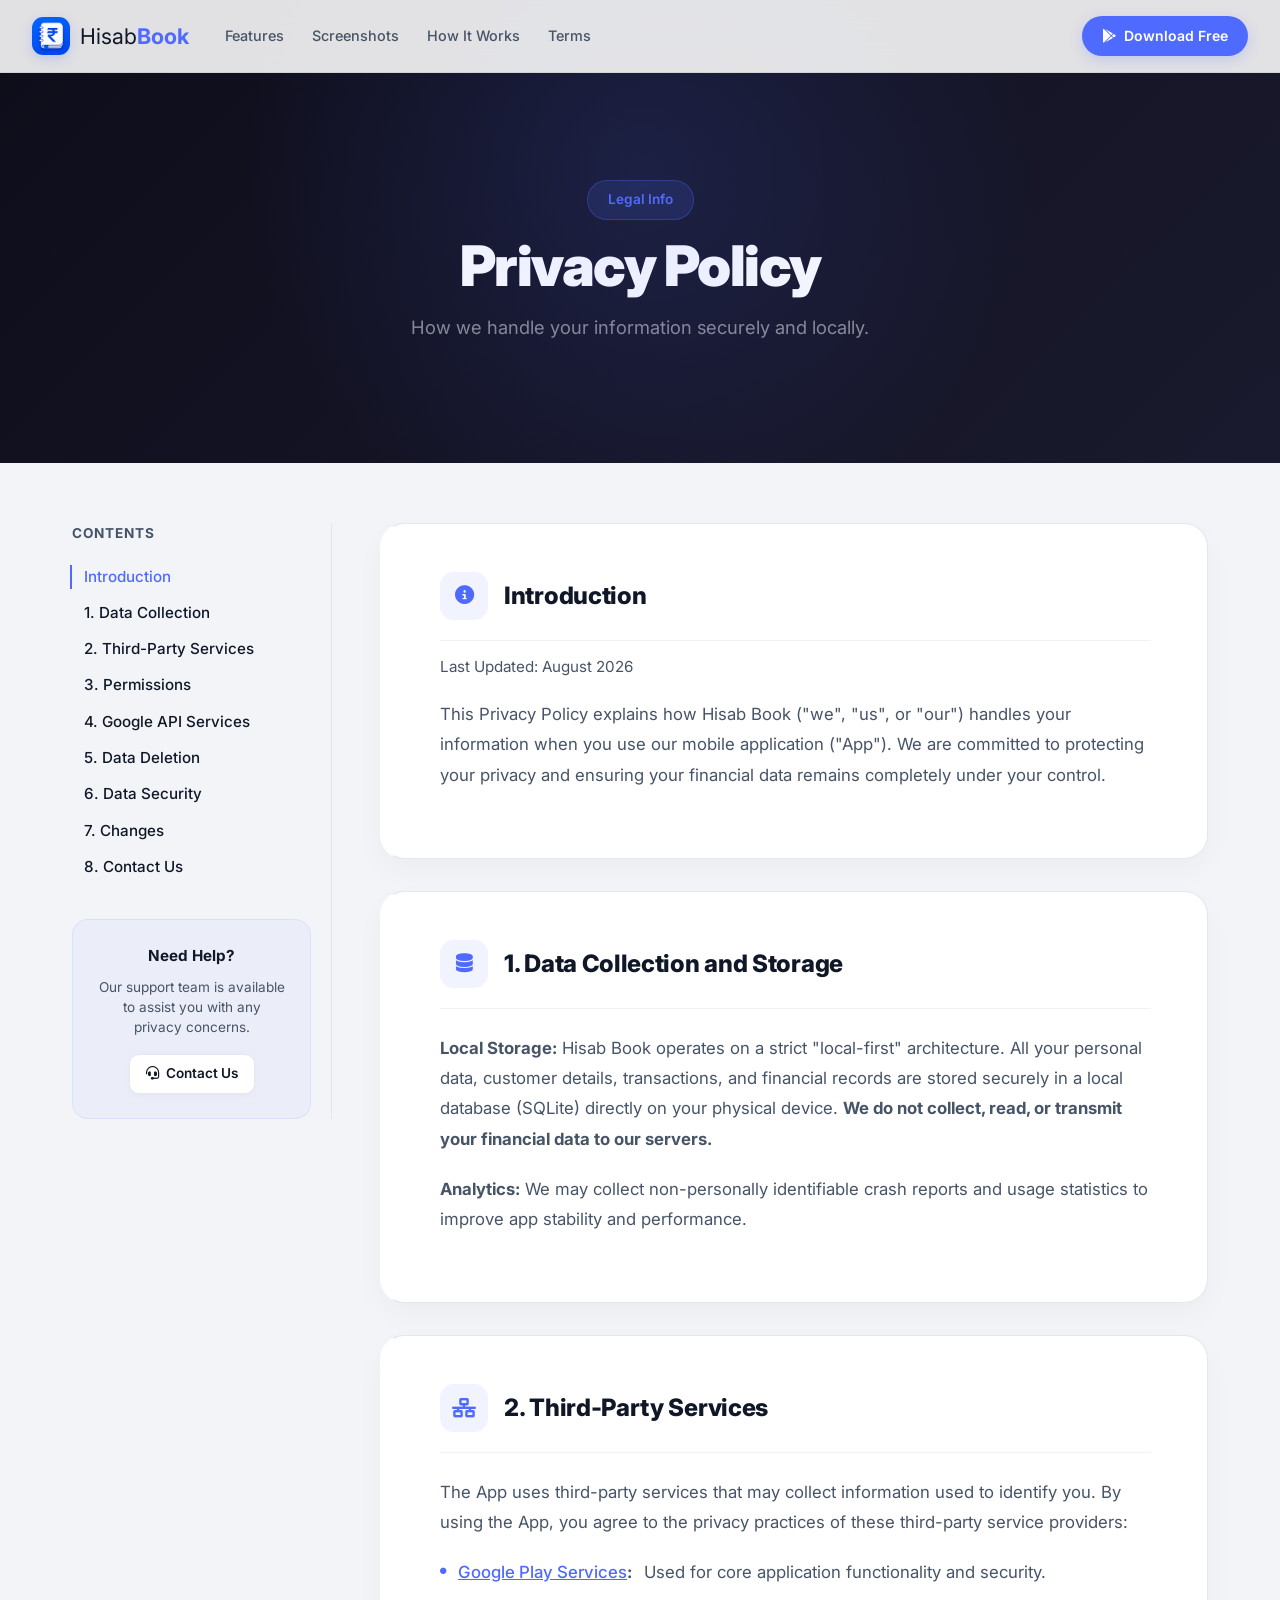
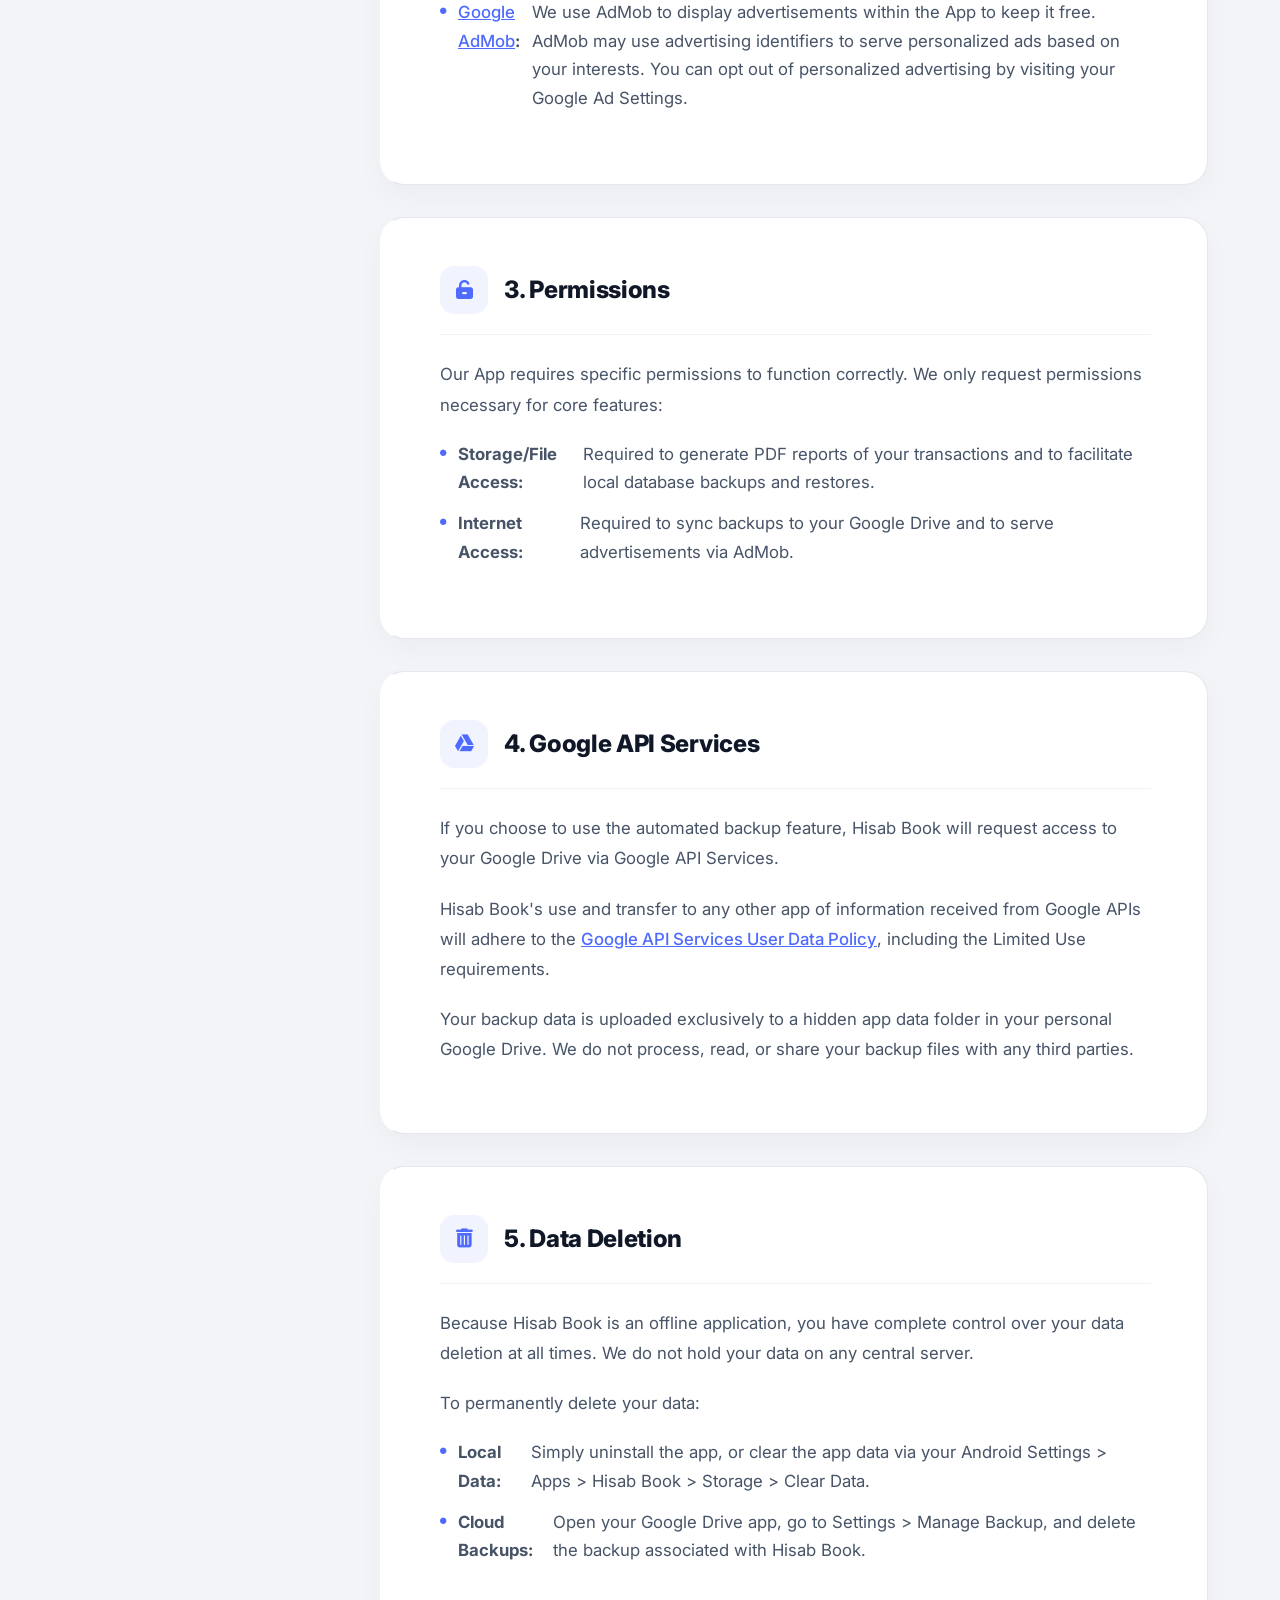
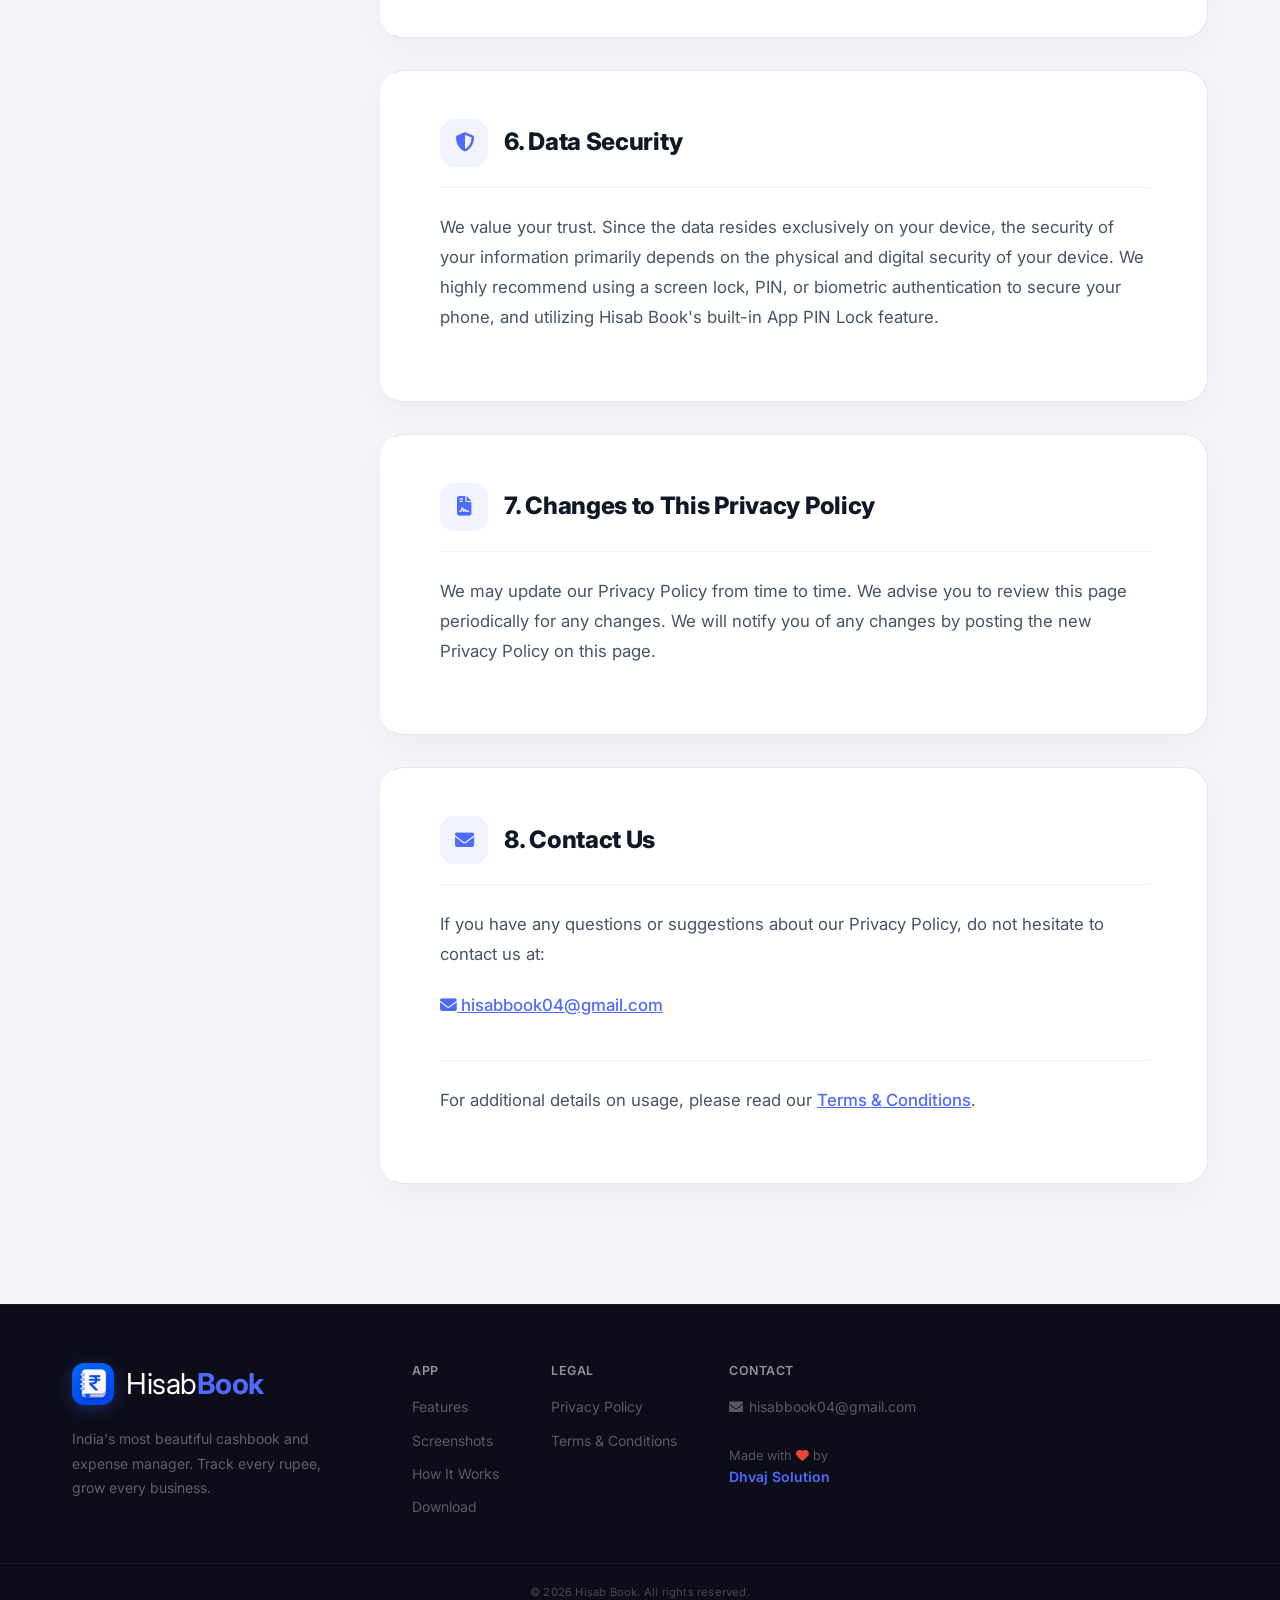
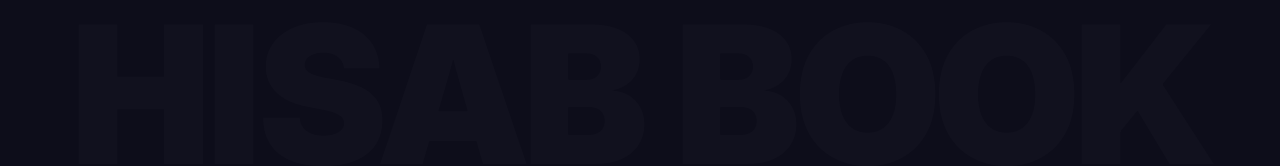
<file: privacy-policy.html>
<!DOCTYPE html>
<html lang="en">
<head>
    <meta charset="UTF-8">
    <meta name="viewport" content="width=device-width, initial-scale=1.0">
    <title>Privacy Policy - Hisab Book</title>
    <meta name="description" content="Privacy Policy for Hisab Book app." />
    <link href="https://fonts.googleapis.com/css2?family=Inter:wght@300;400;500;600;700;800;900&display=swap" rel="stylesheet" />
    <link rel="stylesheet" href="https://cdnjs.cloudflare.com/ajax/libs/font-awesome/6.5.0/css/all.min.css" />
    <link rel="icon" type="image/png" href="icon.png" />
    <link rel="stylesheet" href="style.css">
</head>
<body>

<!-- ═══════════ NAVBAR ═══════════ -->
<nav id="navbar">
  <div class="nav-inner">
    <a class="logo" href="index.html">
      <img src="icon.png" class="logo-img" alt="Hisab Book" />
      <span>Hisab<strong>Book</strong></span>
    </a>
    <ul class="nav-links">
      <li><a href="index.html#features">Features</a></li>
      <li><a href="index.html#screens">Screenshots</a></li>
      <li><a href="index.html#how-it-works">How It Works</a></li>
      <li><a href="terms.html">Terms</a></li>
    </ul>
    <a class="nav-cta" href="https://play.google.com/store/apps/details?id=com.dhvaj.hisabbook" target="_blank"><i class="fab fa-google-play"></i> Download Free</a>
    <button class="hamburger" id="hamburger"><i class="fas fa-bars"></i></button>
  </div>
  <div class="mobile-menu" id="mobileMenu">
    <a href="index.html#features" onclick="closeMobile()">Features</a>
    <a href="index.html#screens" onclick="closeMobile()">Screenshots</a>
    <a href="index.html#how-it-works" onclick="closeMobile()">How It Works</a>
    <a href="terms.html" onclick="closeMobile()">Terms</a>
    <a href="https://play.google.com/store/apps/details?id=com.dhvaj.hisabbook" target="_blank" class="mob-cta" onclick="closeMobile()"><i class="fab fa-google-play"></i> Download Free</a>
  </div>
</nav>

<!-- ═══════════ PAGE HEADER ═══════════ -->
<header class="page-header">
  <div class="ph-tag">Legal Info</div>
  <h1>Privacy Policy</h1>
  <p>How we handle your information securely and locally.</p>
</header>

<!-- ═══════════ POLICY CONTENT ═══════════ -->
<div class="policy-wrap">
  <div class="doc-grid">
    <aside class="doc-sidebar">
      <h3>Contents</h3>
      <nav class="doc-nav">
        <a href="#intro" class="active">Introduction</a>
        <a href="#data">1. Data Collection</a>
        <a href="#third-party">2. Third-Party Services</a>
        <a href="#permissions">3. Permissions</a>
        <a href="#google-api">4. Google API Services</a>
        <a href="#deletion">5. Data Deletion</a>
        <a href="#security">6. Data Security</a>
        <a href="#changes">7. Changes</a>
        <a href="#contact">8. Contact Us</a>
      </nav>
      <div class="doc-support-card">
        <h4>Need Help?</h4>
        <p>Our support team is available to assist you with any privacy concerns.</p>
        <a href="mailto:hisabbook04@gmail.com" class="doc-support-btn"><i class="fas fa-headset"></i> Contact Us</a>
      </div>
    </aside>

    <div class="doc-content">
      <div class="doc-card" id="intro">
        <div class="doc-card-header">
          <div class="doc-card-icon"><i class="fas fa-info-circle"></i></div>
          <h2>Introduction</h2>
        </div>
        <span class="last-updated" style="display:block; margin-top:-10px; margin-bottom:20px; color:var(--sub); font-size:0.95rem;">Last Updated: August 2026</span>
        <p>This Privacy Policy explains how Hisab Book ("we", "us", or "our") handles your information when you use our mobile application ("App"). We are committed to protecting your privacy and ensuring your financial data remains completely under your control.</p>
      </div>

      <div class="doc-card" id="data">
        <div class="doc-card-header">
          <div class="doc-card-icon"><i class="fas fa-database"></i></div>
          <h2>1. Data Collection and Storage</h2>
        </div>
        <p><strong>Local Storage:</strong> Hisab Book operates on a strict "local-first" architecture. All your personal data, customer details, transactions, and financial records are stored securely in a local database (SQLite) directly on your physical device. <strong>We do not collect, read, or transmit your financial data to our servers.</strong></p>
        <p><strong>Analytics:</strong> We may collect non-personally identifiable crash reports and usage statistics to improve app stability and performance.</p>
      </div>

      <div class="doc-card" id="third-party">
        <div class="doc-card-header">
          <div class="doc-card-icon"><i class="fas fa-network-wired"></i></div>
          <h2>2. Third-Party Services</h2>
        </div>
        <p>The App uses third-party services that may collect information used to identify you. By using the App, you agree to the privacy practices of these third-party service providers:</p>
        <ul>
            <li><strong><a href="https://policies.google.com/privacy" target="_blank">Google Play Services</a>:</strong> Used for core application functionality and security.</li>
            <li><strong><a href="https://support.google.com/admob/answer/6128543" target="_blank">Google AdMob</a>:</strong> We use AdMob to display advertisements within the App to keep it free. AdMob may use advertising identifiers to serve personalized ads based on your interests. You can opt out of personalized advertising by visiting your Google Ad Settings.</li>
        </ul>
      </div>

      <div class="doc-card" id="permissions">
        <div class="doc-card-header">
          <div class="doc-card-icon"><i class="fas fa-unlock-keyhole"></i></div>
          <h2>3. Permissions</h2>
        </div>
        <p>Our App requires specific permissions to function correctly. We only request permissions necessary for core features:</p>
        <ul>
            <li><strong>Storage/File Access:</strong> Required to generate PDF reports of your transactions and to facilitate local database backups and restores.</li>
            <li><strong>Internet Access:</strong> Required to sync backups to your Google Drive and to serve advertisements via AdMob.</li>
        </ul>
      </div>

      <div class="doc-card" id="google-api">
        <div class="doc-card-header">
          <div class="doc-card-icon"><i class="fab fa-google-drive"></i></div>
          <h2>4. Google API Services</h2>
        </div>
        <p>If you choose to use the automated backup feature, Hisab Book will request access to your Google Drive via Google API Services.</p>
        <p>Hisab Book's use and transfer to any other app of information received from Google APIs will adhere to the <strong><a href="https://developers.google.com/terms/api-services-user-data-policy" target="_blank">Google API Services User Data Policy</a></strong>, including the Limited Use requirements.</p>
        <p>Your backup data is uploaded exclusively to a hidden app data folder in your personal Google Drive. We do not process, read, or share your backup files with any third parties.</p>
      </div>

      <div class="doc-card" id="deletion">
        <div class="doc-card-header">
          <div class="doc-card-icon"><i class="fas fa-trash-can"></i></div>
          <h2>5. Data Deletion</h2>
        </div>
        <p>Because Hisab Book is an offline application, you have complete control over your data deletion at all times. We do not hold your data on any central server.</p>
        <p>To permanently delete your data:</p>
        <ul>
            <li><strong>Local Data:</strong> Simply uninstall the app, or clear the app data via your Android Settings > Apps > Hisab Book > Storage > Clear Data.</li>
            <li><strong>Cloud Backups:</strong> Open your Google Drive app, go to Settings > Manage Backup, and delete the backup associated with Hisab Book.</li>
        </ul>
      </div>

      <div class="doc-card" id="security">
        <div class="doc-card-header">
          <div class="doc-card-icon"><i class="fas fa-shield-halved"></i></div>
          <h2>6. Data Security</h2>
        </div>
        <p>We value your trust. Since the data resides exclusively on your device, the security of your information primarily depends on the physical and digital security of your device. We highly recommend using a screen lock, PIN, or biometric authentication to secure your phone, and utilizing Hisab Book's built-in App PIN Lock feature.</p>
      </div>

      <div class="doc-card" id="changes">
        <div class="doc-card-header">
          <div class="doc-card-icon"><i class="fas fa-file-contract"></i></div>
          <h2>7. Changes to This Privacy Policy</h2>
        </div>
        <p>We may update our Privacy Policy from time to time. We advise you to review this page periodically for any changes. We will notify you of any changes by posting the new Privacy Policy on this page.</p>
      </div>

      <div class="doc-card" id="contact">
        <div class="doc-card-header">
          <div class="doc-card-icon"><i class="fas fa-envelope"></i></div>
          <h2>8. Contact Us</h2>
        </div>
        <p>If you have any questions or suggestions about our Privacy Policy, do not hesitate to contact us at:</p>
        <p><a href="mailto:hisabbook04@gmail.com"><i class="fas fa-envelope"></i> hisabbook04@gmail.com</a></p>
        
        <p style="margin-top: 40px; padding-top:24px; border-top:1px solid rgba(0,0,0,.05);">
            For additional details on usage, please read our <a href="terms.html">Terms & Conditions</a>.
        </p>
      </div>
    </div>
  </div>
</div>

<!-- ═══════════ FOOTER ═══════════ -->
<footer class="footer">
  <div class="footer-inner">
    <div class="footer-brand">
      <a href="index.html" class="logo" style="display:inline-flex; align-items:center; margin-bottom:20px; color:#fff; font-size:1.8rem; letter-spacing:-0.5px; gap:12px;">
        <img src="icon.png" class="logo-img" alt="Hisab Book" style="width:42px; height:42px; border-radius:12px; box-shadow:0 4px 16px rgba(79,107,255,0.3);" />
        <span>Hisab<strong>Book</strong></span>
      </a>
      <p>India's most beautiful cashbook and expense manager. Track every rupee, grow every business.</p>
    </div>
    <div class="footer-cols">
      <div class="footer-col">
        <h4>App</h4>
        <a href="index.html#features">Features</a>
        <a href="index.html#screens">Screenshots</a>
        <a href="index.html#how-it-works">How It Works</a>
        <a href="https://play.google.com/store/apps/details?id=com.dhvaj.hisabbook" target="_blank">Download</a>
      </div>
      <div class="footer-col">
        <h4>Legal</h4>
        <a href="privacy-policy.html">Privacy Policy</a>
        <a href="terms.html">Terms & Conditions</a>
      </div>
      <div class="footer-col">
        <h4>Contact</h4>
        <a href="mailto:hisabbook04@gmail.com"><i class="fas fa-envelope"></i> hisabbook04@gmail.com</a>
        <div style="margin-top:16px; color:rgba(255,255,255,.3); font-size:0.8rem;">
          Made with <i class="fas fa-heart" style="color:#F04438"></i> by<br />
          <a href="https://dhvajsolution.com" target="_blank" style="color:var(--blue); font-weight:600;">Dhvaj Solution</a>
        </div>
      </div>
    </div>
  </div>
  <div class="footer-btm">&copy; 2026 Hisab Book. All rights reserved.</div>
  <div class="footer-huge-text">HISAB BOOK</div>
</footer>

<script src="script.js"></script>
</body>
</html>
</file>
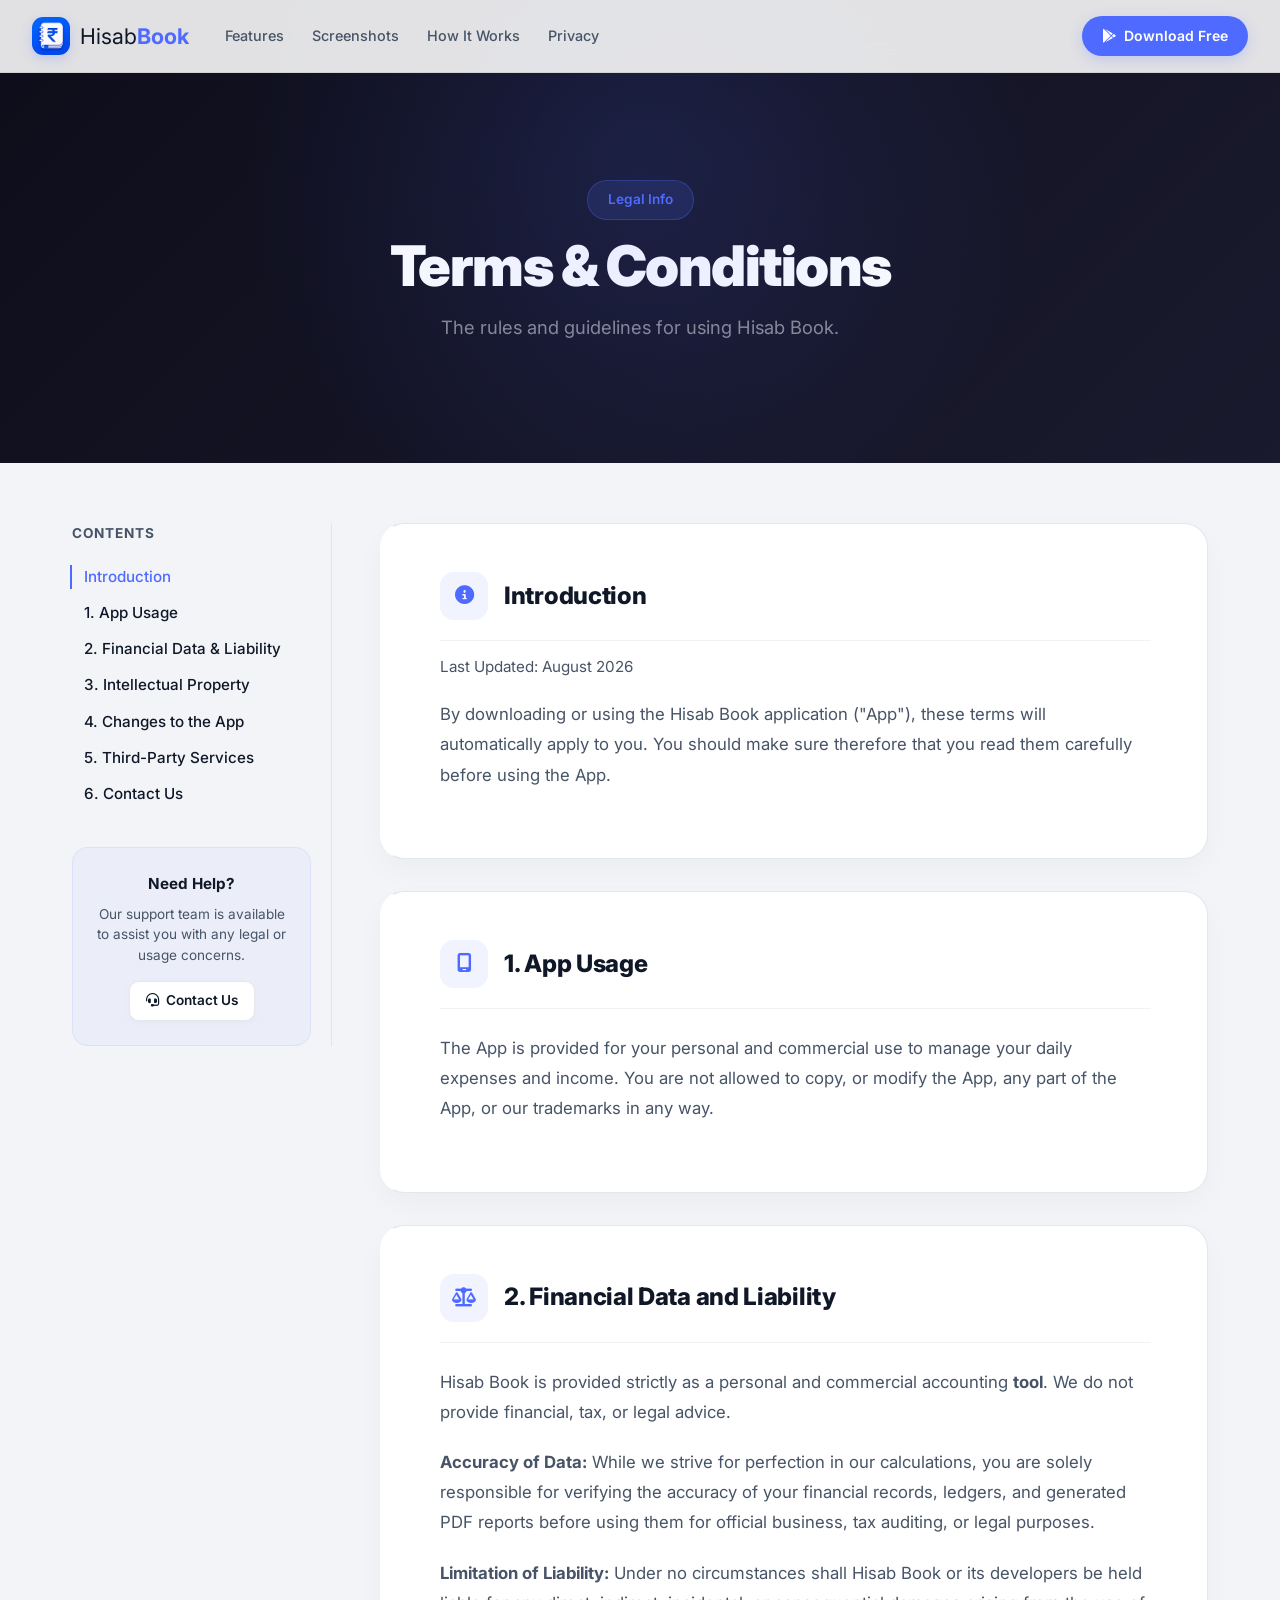
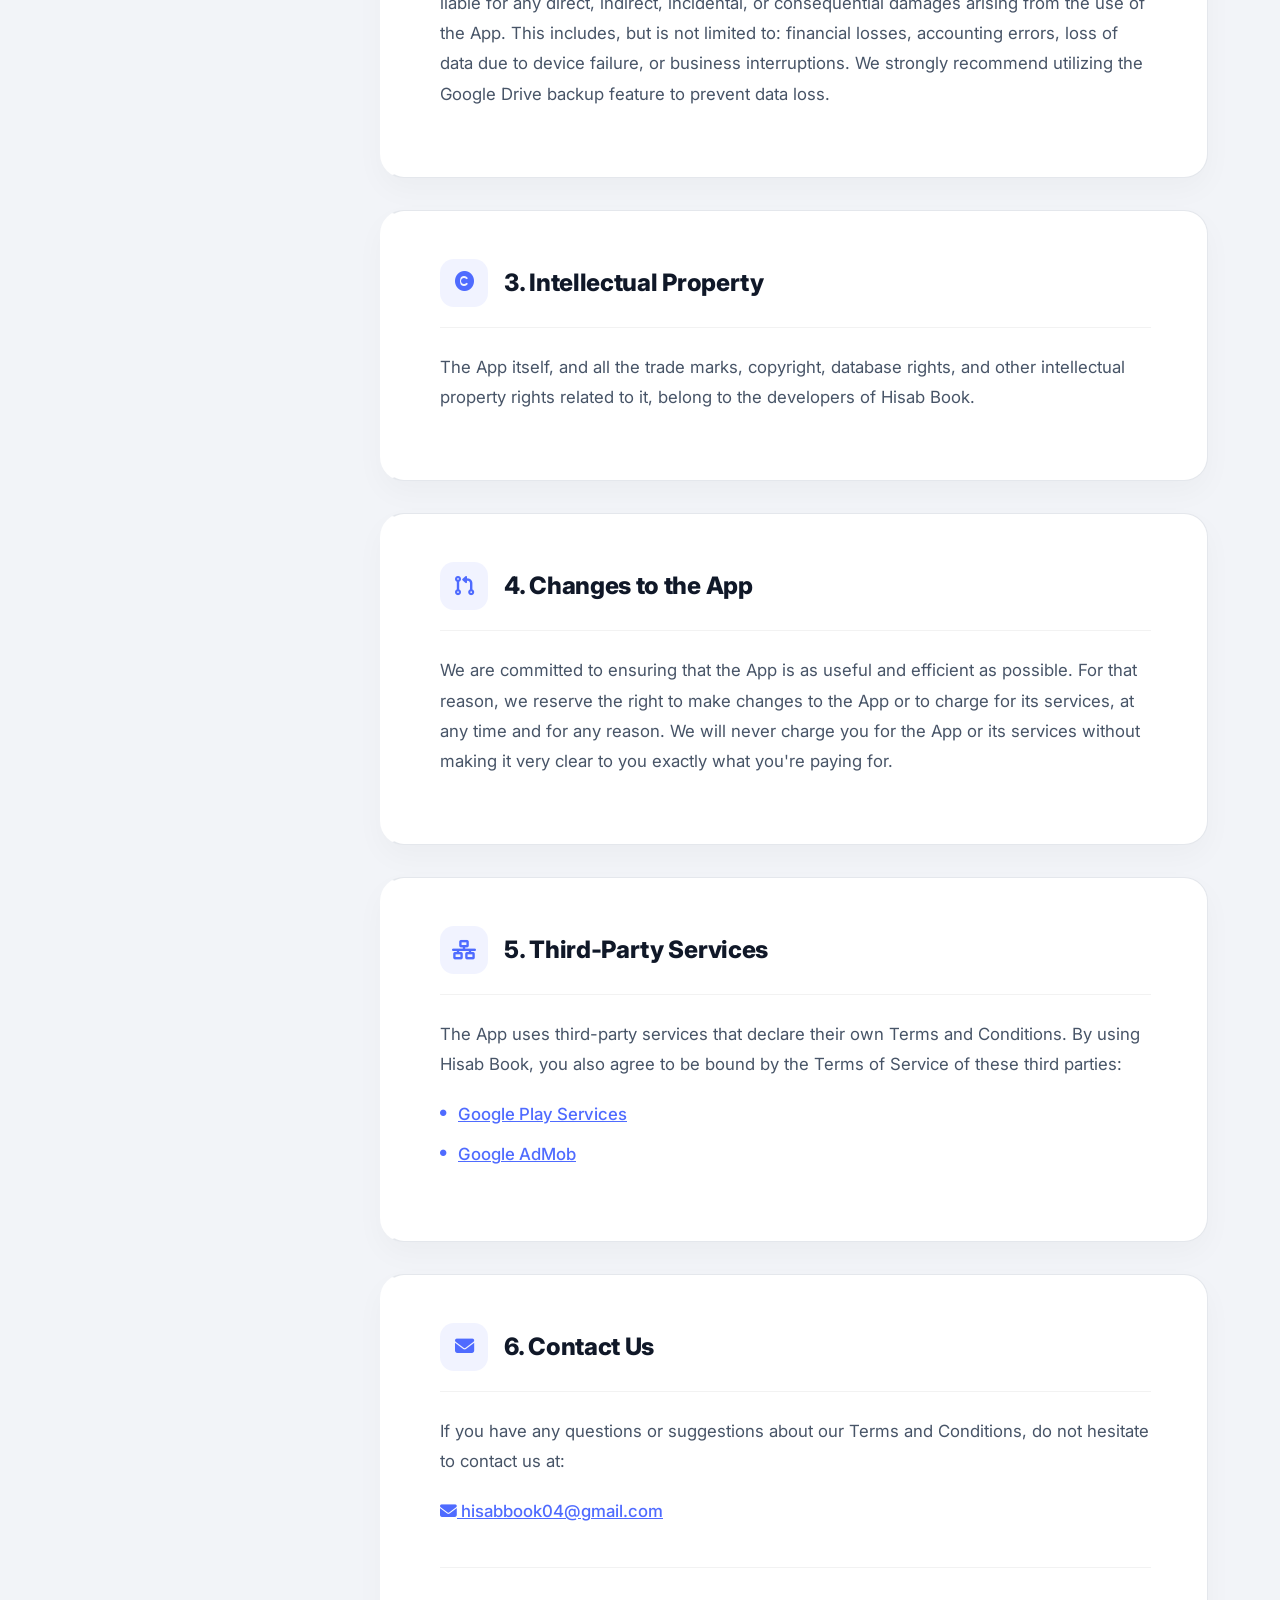
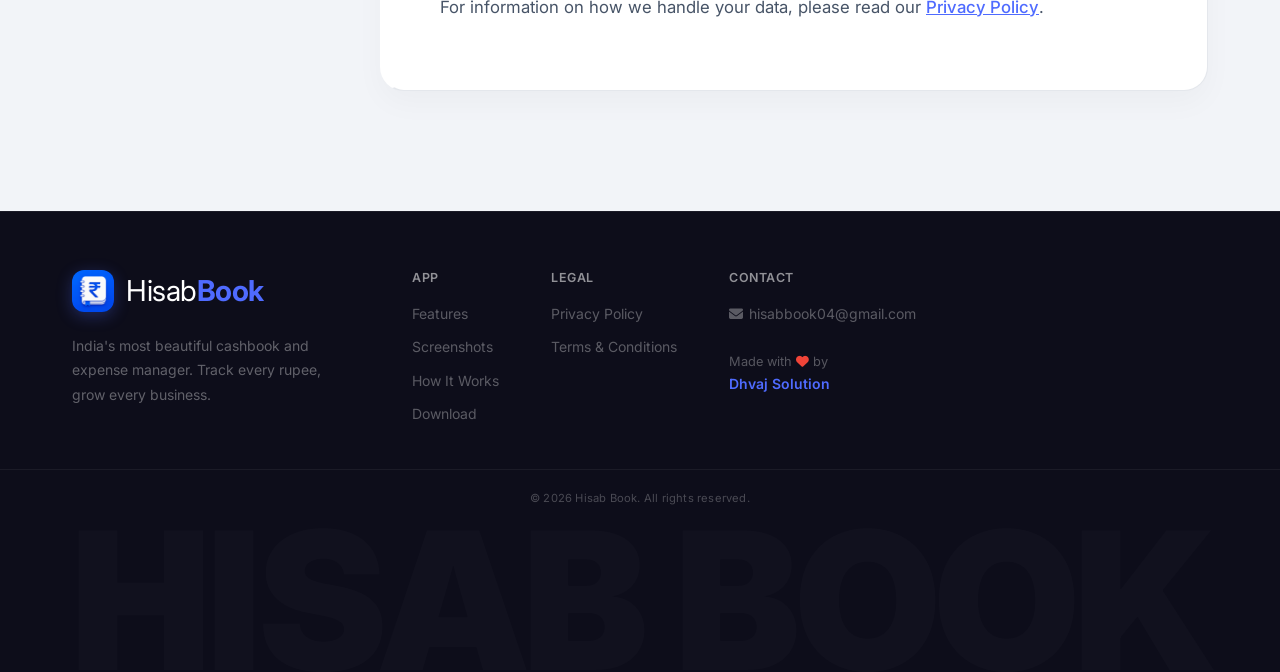
<file: terms.html>
<!DOCTYPE html>
<html lang="en">
<head>
    <meta charset="UTF-8">
    <meta name="viewport" content="width=device-width, initial-scale=1.0">
    <title>Terms & Conditions - Hisab Book</title>
    <meta name="description" content="Terms & Conditions for Hisab Book app." />
    <link href="https://fonts.googleapis.com/css2?family=Inter:wght@300;400;500;600;700;800;900&display=swap" rel="stylesheet" />
    <link rel="stylesheet" href="https://cdnjs.cloudflare.com/ajax/libs/font-awesome/6.5.0/css/all.min.css" />
    <link rel="icon" type="image/png" href="icon.png" />
    <link rel="stylesheet" href="style.css">
</head>
<body>

<!-- ═══════════ NAVBAR ═══════════ -->
<nav id="navbar">
  <div class="nav-inner">
    <a class="logo" href="index.html">
      <img src="icon.png" class="logo-img" alt="Hisab Book" />
      <span>Hisab<strong>Book</strong></span>
    </a>
    <ul class="nav-links">
      <li><a href="index.html#features">Features</a></li>
      <li><a href="index.html#screens">Screenshots</a></li>
      <li><a href="index.html#how-it-works">How It Works</a></li>
      <li><a href="privacy-policy.html">Privacy</a></li>
    </ul>
    <a class="nav-cta" href="https://play.google.com/store/apps/details?id=com.dhvaj.hisabbook" target="_blank"><i class="fab fa-google-play"></i> Download Free</a>
    <button class="hamburger" id="hamburger"><i class="fas fa-bars"></i></button>
  </div>
  <div class="mobile-menu" id="mobileMenu">
    <a href="index.html#features" onclick="closeMobile()">Features</a>
    <a href="index.html#screens" onclick="closeMobile()">Screenshots</a>
    <a href="index.html#how-it-works" onclick="closeMobile()">How It Works</a>
    <a href="privacy-policy.html" onclick="closeMobile()">Privacy</a>
    <a href="https://play.google.com/store/apps/details?id=com.dhvaj.hisabbook" target="_blank" class="mob-cta" onclick="closeMobile()"><i class="fab fa-google-play"></i> Download Free</a>
  </div>
</nav>

<!-- ═══════════ PAGE HEADER ═══════════ -->
<header class="page-header">
  <div class="ph-tag">Legal Info</div>
  <h1>Terms & Conditions</h1>
  <p>The rules and guidelines for using Hisab Book.</p>
</header>

<!-- ═══════════ POLICY CONTENT ═══════════ -->
<div class="policy-wrap">
  <div class="doc-grid">
    <aside class="doc-sidebar">
      <h3>Contents</h3>
      <nav class="doc-nav">
        <a href="#intro" class="active">Introduction</a>
        <a href="#usage">1. App Usage</a>
        <a href="#liability">2. Financial Data & Liability</a>
        <a href="#ip">3. Intellectual Property</a>
        <a href="#changes">4. Changes to the App</a>
        <a href="#third-party">5. Third-Party Services</a>
        <a href="#contact">6. Contact Us</a>
      </nav>
      <div class="doc-support-card">
        <h4>Need Help?</h4>
        <p>Our support team is available to assist you with any legal or usage concerns.</p>
        <a href="mailto:hisabbook04@gmail.com" class="doc-support-btn"><i class="fas fa-headset"></i> Contact Us</a>
      </div>
    </aside>

    <div class="doc-content">
      <div class="doc-card" id="intro">
        <div class="doc-card-header">
          <div class="doc-card-icon"><i class="fas fa-info-circle"></i></div>
          <h2>Introduction</h2>
        </div>
        <span class="last-updated" style="display:block; margin-top:-10px; margin-bottom:20px; color:var(--sub); font-size:0.95rem;">Last Updated: August 2026</span>
        <p>By downloading or using the Hisab Book application ("App"), these terms will automatically apply to you. You should make sure therefore that you read them carefully before using the App.</p>
      </div>

      <div class="doc-card" id="usage">
        <div class="doc-card-header">
          <div class="doc-card-icon"><i class="fas fa-mobile-screen"></i></div>
          <h2>1. App Usage</h2>
        </div>
        <p>The App is provided for your personal and commercial use to manage your daily expenses and income. You are not allowed to copy, or modify the App, any part of the App, or our trademarks in any way.</p>
      </div>

      <div class="doc-card" id="liability">
        <div class="doc-card-header">
          <div class="doc-card-icon"><i class="fas fa-scale-balanced"></i></div>
          <h2>2. Financial Data and Liability</h2>
        </div>
        <p>Hisab Book is provided strictly as a personal and commercial accounting <strong>tool</strong>. We do not provide financial, tax, or legal advice.</p>
        <p><strong>Accuracy of Data:</strong> While we strive for perfection in our calculations, you are solely responsible for verifying the accuracy of your financial records, ledgers, and generated PDF reports before using them for official business, tax auditing, or legal purposes.</p>
        <p><strong>Limitation of Liability:</strong> Under no circumstances shall Hisab Book or its developers be held liable for any direct, indirect, incidental, or consequential damages arising from the use of the App. This includes, but is not limited to: financial losses, accounting errors, loss of data due to device failure, or business interruptions. We strongly recommend utilizing the Google Drive backup feature to prevent data loss.</p>
      </div>

      <div class="doc-card" id="ip">
        <div class="doc-card-header">
          <div class="doc-card-icon"><i class="fas fa-copyright"></i></div>
          <h2>3. Intellectual Property</h2>
        </div>
        <p>The App itself, and all the trade marks, copyright, database rights, and other intellectual property rights related to it, belong to the developers of Hisab Book.</p>
      </div>

      <div class="doc-card" id="changes">
        <div class="doc-card-header">
          <div class="doc-card-icon"><i class="fas fa-code-pull-request"></i></div>
          <h2>4. Changes to the App</h2>
        </div>
        <p>We are committed to ensuring that the App is as useful and efficient as possible. For that reason, we reserve the right to make changes to the App or to charge for its services, at any time and for any reason. We will never charge you for the App or its services without making it very clear to you exactly what you're paying for.</p>
      </div>

      <div class="doc-card" id="third-party">
        <div class="doc-card-header">
          <div class="doc-card-icon"><i class="fas fa-network-wired"></i></div>
          <h2>5. Third-Party Services</h2>
        </div>
        <p>The App uses third-party services that declare their own Terms and Conditions. By using Hisab Book, you also agree to be bound by the Terms of Service of these third parties:</p>
        <ul>
            <li><strong><a href="https://policies.google.com/terms" target="_blank">Google Play Services</a></strong></li>
            <li><strong><a href="https://developers.google.com/admob/terms" target="_blank">Google AdMob</a></strong></li>
        </ul>
      </div>

      <div class="doc-card" id="contact">
        <div class="doc-card-header">
          <div class="doc-card-icon"><i class="fas fa-envelope"></i></div>
          <h2>6. Contact Us</h2>
        </div>
        <p>If you have any questions or suggestions about our Terms and Conditions, do not hesitate to contact us at:</p>
        <p><a href="mailto:hisabbook04@gmail.com"><i class="fas fa-envelope"></i> hisabbook04@gmail.com</a></p>
        
        <p style="margin-top: 40px; padding-top:24px; border-top:1px solid rgba(0,0,0,.05);">
            For information on how we handle your data, please read our <a href="privacy-policy.html">Privacy Policy</a>.
        </p>
      </div>
    </div>
  </div>
</div>

<!-- ═══════════ FOOTER ═══════════ -->
<footer class="footer">
  <div class="footer-inner">
    <div class="footer-brand">
      <a href="index.html" class="logo" style="display:inline-flex; align-items:center; margin-bottom:20px; color:#fff; font-size:1.8rem; letter-spacing:-0.5px; gap:12px;">
        <img src="icon.png" class="logo-img" alt="Hisab Book" style="width:42px; height:42px; border-radius:12px; box-shadow:0 4px 16px rgba(79,107,255,0.3);" />
        <span>Hisab<strong>Book</strong></span>
      </a>
      <p>India's most beautiful cashbook and expense manager. Track every rupee, grow every business.</p>
    </div>
    <div class="footer-cols">
      <div class="footer-col">
        <h4>App</h4>
        <a href="index.html#features">Features</a>
        <a href="index.html#screens">Screenshots</a>
        <a href="index.html#how-it-works">How It Works</a>
        <a href="https://play.google.com/store/apps/details?id=com.dhvaj.hisabbook" target="_blank">Download</a>
      </div>
      <div class="footer-col">
        <h4>Legal</h4>
        <a href="privacy-policy.html">Privacy Policy</a>
        <a href="terms.html">Terms & Conditions</a>
      </div>
      <div class="footer-col">
        <h4>Contact</h4>
        <a href="mailto:hisabbook04@gmail.com"><i class="fas fa-envelope"></i> hisabbook04@gmail.com</a>
        <div style="margin-top:16px; color:rgba(255,255,255,.3); font-size:0.8rem;">
          Made with <i class="fas fa-heart" style="color:#F04438"></i> by<br />
          <a href="https://dhvajsolution.com" target="_blank" style="color:var(--blue); font-weight:600;">Dhvaj Solution</a>
        </div>
      </div>
    </div>
  </div>
  <div class="footer-btm">&copy; 2026 Hisab Book. All rights reserved.</div>
  <div class="footer-huge-text">HISAB BOOK</div>
</footer>

<script src="script.js"></script>
</body>
</html>
</file>
<file: style.css>
/* â•â•â•â•â•â•â•â•â•â•â•â•â•â•â•â•â•â•â•â•â•â•â•â•â•â•â•â•â•â•â•â•â•â•â•â•â•â•â•â•â•â•â•â•â•â•â•
   HISAB BOOK â€” WORLD-CLASS WEBSITE
   No CSS phone mockups â€” uses real screenshots
â•â•â•â•â•â•â•â•â•â•â•â•â•â•â•â•â•â•â•â•â•â•â•â•â•â•â•â•â•â•â•â•â•â•â•â•â•â•â•â•â•â•â•â•â•â•â• */
:root {
  --blue:    #4F6BFF;
  --blue-d:  #3A55E8;
  --blue-g:  rgba(79,107,255,.22);
  --green:   #12B76A;
  --red:     #F04438;
  --dark:    #0d0d1a;
  --dark2:   #13131f;
  --white:   #ffffff;
  --bg:      #f2f4f8;
  --text:    #101828;
  --sub:     #475467;
  --border:  #e4e7ec;
  --r:       20px;
}
*, *::before, *::after { box-sizing: border-box; margin: 0; padding: 0; }
html { scroll-behavior: smooth; }
body { font-family: 'Inter', -apple-system, sans-serif; background: var(--bg); color: var(--text); overflow-x: hidden; line-height: 1.6; }
a { text-decoration: none; color: inherit; }

/* â•â•â• NAVBAR â•â•â• */
#navbar {
  position: fixed; top: 0; left: 0; right: 0; z-index: 999;
  background: rgba(255,255,255,.88);
  backdrop-filter: blur(24px); -webkit-backdrop-filter: blur(24px);
  border-bottom: 1px solid rgba(0,0,0,.07);
  transition: box-shadow .3s, background .3s;
}
#navbar.scrolled { background: rgba(255,255,255,.98); box-shadow: 0 4px 24px rgba(0,0,0,.09); }
.nav-inner { max-width: 1280px; margin: 0 auto; padding: 0 32px; height: 72px; display: flex; align-items: center; justify-content: space-between; gap: 36px; }
.logo { display: flex; align-items: center; gap: 10px; font-size: 1.35rem; flex-shrink: 0; }
.logo-img { width: 38px; height: 38px; border-radius: 11px; box-shadow: 0 4px 12px var(--blue-g); }
.logo strong { color: var(--blue); }
.nav-links { display: flex; gap: 28px; list-style: none; flex: 1; }
.nav-links a { color: var(--sub); font-weight: 500; font-size: .9rem; transition: color .2s; }
.nav-links a:hover { color: var(--blue); }
.nav-cta { background: var(--blue); color: #fff; padding: 9px 20px; border-radius: 100px; font-weight: 600; font-size: .875rem; display: flex; align-items: center; gap: 8px; box-shadow: 0 4px 14px var(--blue-g); transition: all .3s; flex-shrink: 0; }
.nav-cta:hover { background: var(--blue-d); transform: translateY(-1px); }
.hamburger { display: none; background: none; border: none; cursor: pointer; font-size: 1.3rem; color: var(--text); padding: 6px; }
.mobile-menu { display: none; flex-direction: column; gap: 4px; padding: 12px 24px 16px; background: #fff; border-bottom: 1px solid var(--border); }
.mobile-menu.open { display: flex; }
.mobile-menu a { color: var(--sub); font-weight: 500; padding: 10px 12px; border-radius: 10px; font-size: .95rem; }
.mobile-menu a:hover { background: #f5f7ff; color: var(--blue); }
.mob-cta { background: var(--blue) !important; color: #fff !important; text-align: center; border-radius: 12px !important; display: flex; align-items: center; justify-content: center; gap: 8px; margin-top: 4px; }

/* â•â•â• HERO â•â•â• */
.hero {
  min-height: 100vh; position: relative; overflow: hidden;
  background: linear-gradient(145deg, #edf0ff 0%, #f4f6fb 45%, #e8f5ee 100%);
  display: flex; flex-direction: column; justify-content: center;
}
.hero-bg { position: absolute; inset: 0; pointer-events: none; }
.blob { position: absolute; border-radius: 50%; filter: blur(90px); }
.b1 { width: 700px; height: 700px; background: radial-gradient(circle, rgba(79,107,255,.13), transparent 70%); top: -250px; right: -150px; animation: bm 16s ease-in-out infinite alternate; }
.b2 { width: 500px; height: 500px; background: radial-gradient(circle, rgba(18,183,106,.08), transparent 70%); bottom: -150px; left: -100px; animation: bm 20s ease-in-out infinite alternate-reverse; }
.b3 { width: 350px; height: 350px; background: radial-gradient(circle, rgba(240,68,56,.05), transparent 70%); top: 50%; left: 45%; animation: bm 24s ease-in-out infinite alternate; }
.grid-lines { position: absolute; inset: 0; background-image: linear-gradient(rgba(79,107,255,.03) 1px, transparent 1px), linear-gradient(90deg, rgba(79,107,255,.03) 1px, transparent 1px); background-size: 60px 60px; }
@keyframes bm { 0% { transform: translate(0,0) scale(1); } 100% { transform: translate(40px,30px) scale(1.15); } }

.hero-inner {
  max-width: 1280px; margin: 0 auto; width: 100%;
  padding: 130px 48px 40px;
  display: grid; grid-template-columns: 1fr 1fr;
  align-items: center; gap: 64px;
  position: relative; z-index: 10;
}

/* Hero Left */
.hero-eyebrow {
  display: inline-flex; align-items: center; gap: 10px;
  background: rgba(79,107,255,.08); border: 1px solid rgba(79,107,255,.18);
  padding: 8px 18px; border-radius: 100px;
  font-size: .82rem; font-weight: 600; color: var(--blue); margin-bottom: 28px;
}
.hero-icon { width: 22px; height: 22px; border-radius: 6px; }

.hero-h1 {
  font-size: 3.2rem; font-weight: 900; line-height: 1.1;
  letter-spacing: -1.2px; margin-bottom: 20px; color: var(--text);
}
.g-text { background: linear-gradient(135deg, var(--blue), #8b80ff); -webkit-background-clip: text; background-clip: text; -webkit-text-fill-color: transparent; }

.hero-p { font-size: 1.1rem; color: var(--sub); margin-bottom: 32px; line-height: 1.75; max-width: 520px; }

/* Feature pill grid */
.hero-features {
  display: flex; flex-wrap: wrap; gap: 10px; margin-bottom: 24px;
}
.hf-pill {
  display: inline-flex; align-items: center; gap: 7px;
  background: var(--white); border: 1px solid var(--border);
  padding: 8px 16px; border-radius: 100px;
  font-size: .82rem; font-weight: 600; color: var(--text);
  box-shadow: 0 2px 8px rgba(0,0,0,.05);
  transition: all .25s;
}
.hf-pill:hover { border-color: var(--blue); color: var(--blue); transform: translateY(-2px); box-shadow: 0 6px 16px rgba(79,107,255,.12); }
.hf-pill i { color: var(--blue); font-size: .9rem; }

.hero-btns { display: flex; gap: 16px; align-items: center; margin-bottom: 24px; flex-wrap: wrap; }
.btn-play, .btn-ghost { height: 64px; min-width: 220px; justify-content: center; }
.btn-play { background: var(--blue); color: #fff; padding: 0 26px; border-radius: 14px; display: inline-flex; align-items: center; gap: 14px; box-shadow: 0 8px 24px var(--blue-g); transition: all .3s cubic-bezier(.25,.46,.45,.94); font-weight: 500; border: 1px solid var(--blue); }
.btn-play:hover { background: var(--blue-d); transform: translateY(-3px); box-shadow: 0 16px 32px rgba(79,107,255,.3); }
.btn-play i { font-size: 1.6rem; color: #fff; }
.btn-play div small { display: block; font-size: .7rem; opacity: .8; text-transform: uppercase; letter-spacing: 0.5px; margin-bottom: 2px; }
.btn-play div strong { display: block; font-size: 1.05rem; letter-spacing: -0.2px; }
.btn-ghost { background: rgba(255,255,255,.8); backdrop-filter: blur(12px); -webkit-backdrop-filter: blur(12px); border: 1px solid rgba(0,0,0,.06); color: var(--text); padding: 0 26px; border-radius: 14px; font-weight: 600; font-size: .95rem; display: inline-flex; align-items: center; gap: 10px; transition: all .3s cubic-bezier(.25,.46,.45,.94); box-shadow: 0 6px 16px rgba(0,0,0,.04); }
.btn-ghost:hover { background: #fff; border-color: rgba(0,0,0,.1); box-shadow: 0 12px 24px rgba(0,0,0,.08); transform: translateY(-3px); }

.hero-trust { display: flex; gap: 20px; flex-wrap: wrap; }
.hero-trust span { display: flex; align-items: center; gap: 6px; font-size: .8rem; color: var(--sub); font-weight: 500; }
.hero-trust i { color: var(--green); }

/* Hero Right â€” Feature Image */
.hero-right { position: relative; display: flex; justify-content: center; align-items: center; }
.feature-img-wrap { position: relative; width: 100%; max-width: 520px; }
.fi-glow {
  position: absolute; top: 50%; left: 50%; transform: translate(-50%, -50%);
  width: 80%; height: 80%;
  background: radial-gradient(ellipse, var(--blue-g), transparent 70%);
  filter: blur(40px); border-radius: 50%; pointer-events: none; z-index: 0;
}
.feature-img {
  width: 100%; border-radius: 20px;
  box-shadow: 0 30px 60px rgba(0,0,0,.15), 0 6px 20px rgba(79,107,255,.12);
  position: relative; z-index: 1;
  transition: transform .4s ease;
}
.feature-img:hover { transform: translateY(-6px) scale(1.01); }

/* Scroll hint */
.scroll-hint { position: absolute; bottom: 36px; left: 50%; transform: translateX(-50%); display: flex; flex-direction: column; align-items: center; gap: 6px; opacity: .5; }
.scroll-mouse { width: 24px; height: 40px; border: 2px solid var(--blue); border-radius: 12px; position: relative; }
.scroll-dot-inner { position: absolute; top: 6px; left: 50%; transform: translateX(-50%); width: 3px; height: 8px; background: var(--blue); border-radius: 2px; animation: sdrop 1.8s ease infinite; }
@keyframes sdrop { 0%,100% { top: 6px; opacity: 1; } 80% { top: 22px; opacity: 0; } }

/* â•â•â• TRUST STRIP â•â•â• */
.trust-strip { background: var(--dark); border-top: 1px solid rgba(255,255,255,.05); border-bottom: 1px solid rgba(255,255,255,.05); overflow: hidden; padding: 16px 0; }
.ts-marquee-wrap { width: 100%; overflow: hidden; position: relative; mask-image: linear-gradient(to right, transparent, black 5%, black 95%, transparent); -webkit-mask-image: linear-gradient(to right, transparent, black 5%, black 95%, transparent); }
.ts-marquee-track { display: flex; gap: 40px; width: max-content; animation: marqueeX 35s linear infinite; align-items: center; }
.ts-i { display: flex; align-items: center; gap: 8px; color: rgba(255,255,255,.65); font-size: .875rem; font-weight: 500; flex-shrink: 0; }
.ts-i i { color: var(--blue); }
.ts-d { width: 1px; height: 22px; background: rgba(255,255,255,.1); }

@keyframes marqueeX { 
  0% { transform: translateX(0); } 
  100% { transform: translateX(calc(-50% - 20px)); } 
}

/* â•â•â• CONTAINER â•â•â• */
.container { max-width: 1200px; margin: 0 auto; padding: 0 32px; }

/* â•â•â• SECTION HEADERS â•â•â• */
.sec-head { text-align: center; margin-bottom: 56px; }
.sec-tag { display: inline-block; background: rgba(79,107,255,.1); border: 1px solid rgba(79,107,255,.2); color: var(--blue); font-size: .8rem; font-weight: 600; padding: 6px 18px; border-radius: 100px; margin-bottom: 14px; }
.sec-tag-dark { background: rgba(79,107,255,.15); border-color: rgba(79,107,255,.3); }
.sec-head h2 { font-size: 2.8rem; line-height: 1.1; letter-spacing: -1px; max-width: 620px; margin: 0 auto; }
.sec-sub { color: rgba(255,255,255,.45); margin-top: 10px; font-size: 1rem; }

/* â•â•â• FEATURES (BENTO GRID) â•â•â• */
.features { padding: 100px 0; background: var(--bg); }
.bento-grid { display: grid; grid-template-columns: repeat(6, 1fr); gap: 24px; }

.bento-card { background: var(--white); border-radius: 24px; padding: 36px 32px; border: 1px solid var(--border); transition: all .4s cubic-bezier(.25,.46,.45,.94); box-shadow: 0 4px 16px rgba(0,0,0,.03); display: flex; flex-direction: column; justify-content: space-between; overflow: hidden; position: relative; }
.bento-card:hover { transform: translateY(-8px); box-shadow: 0 24px 48px rgba(79,107,255,.12); border-color: rgba(79,107,255,.25); }

/* Sizes */
.wide { grid-column: span 4; }
.sq { grid-column: span 2; }
.wide-half { grid-column: span 3; }

.b-ico { width: 64px; height: 64px; border-radius: 20px; display: flex; align-items: center; justify-content: center; font-size: 1.5rem; margin-bottom: 32px; }
.b-text h3 { font-size: 1.25rem; margin-bottom: 12px; color: var(--text); font-weight: 700; letter-spacing: -0.3px; }
.b-text p { color: var(--sub); font-size: .95rem; line-height: 1.6; margin: 0; }

/* Dark Card Variant */
.dark-wide { background: var(--dark); border-color: rgba(255,255,255,.1); }
.dark-wide:hover { box-shadow: 0 24px 48px rgba(0,0,0,.3); border-color: rgba(255,255,255,.2); }

/* Reusing icon colors */
.ico-blue { background: rgba(79,107,255,.1); color: var(--blue); }
.ico-green { background: rgba(18,183,106,.1); color: var(--green); }
.ico-orange { background: rgba(247,144,9,.1); color: #F79009; }
.ico-red { background: rgba(240,68,56,.1); color: var(--red); }
.ico-purple { background: rgba(124,58,237,.1); color: #7C3AED; }
.ico-teal { background: rgba(11,165,236,.1); color: #0BA5EC; }

/* â•â•â• SCREENSHOTS â•â•â• */
.screens-sec { padding: 100px 0; background: var(--dark); overflow: hidden; }

/* Snap Scrolling Screenshots */
.screens-carousel { position: relative; max-width: 1200px; margin: 0 auto; }
.sc-arrow { position: absolute; top: calc(50% - 20px); transform: translateY(-50%); width: 48px; height: 48px; background: rgba(255,255,255,.1); border: 1px solid rgba(255,255,255,.2); color: #fff; border-radius: 50%; font-size: 1.2rem; cursor: pointer; z-index: 10; transition: all .3s; display: flex; align-items: center; justify-content: center; }
.sc-arrow:hover { background: var(--blue); border-color: var(--blue); box-shadow: 0 4px 16px var(--blue-g); }
.sc-prev { left: -16px; }
.sc-next { right: -16px; }

.screenshots-track {
  display: flex; gap: 24px;
  overflow-x: auto;
  scroll-snap-type: x mandatory;
  padding: 40px 32px 80px;
  scrollbar-width: none;
}
.screenshots-track::-webkit-scrollbar { display: none; }

.sg-item {
  position: relative;
  width: 280px; flex-shrink: 0;
  scroll-snap-align: center;
  border-radius: 24px;
  overflow: hidden;
  cursor: pointer;
  background: transparent;
  box-shadow: 0 16px 40px rgba(0,0,0,.25);
  transition: transform .5s cubic-bezier(.25,.46,.45,.94), box-shadow .5s;
  border: 1px solid rgba(255,255,255,0.06);
}
.sg-item:hover { transform: translateY(-10px); box-shadow: 0 24px 60px rgba(79,107,255,.2); border-color: rgba(79,107,255,.3); }
.sg-item img {
  width: 100%; display: block;
  aspect-ratio: 9 / 16;
  object-fit: cover;
  object-position: top;
  transform: scale(1.02);
  transition: transform .5s ease;
}
.sg-item:hover img { transform: scale(1.06); }

.sg-caption {
  position: absolute; bottom: 0; left: 0; right: 0;
  padding: 40px 20px 20px;
  background: linear-gradient(transparent, rgba(0,0,0,.95));
  color: #fff; font-size: 1rem; font-weight: 700;
  opacity: 0; transition: opacity .3s;
  text-align: center; letter-spacing: 0.5px;
  z-index: 5;
}
.sg-item:hover .sg-caption { opacity: 1; }

/* â•â•â• HOW IT WORKS â•â•â• */
.how { padding: 100px 0; background: var(--bg); }
.how-row { display: flex; align-items: stretch; justify-content: center; }
.how-card { display: flex; flex-direction: column; background: var(--white); border-radius: var(--r); padding: 34px 22px; flex: 1; max-width: 232px; border: 1px solid var(--border); text-align: center; position: relative; transition: all .3s; box-shadow: 0 2px 8px rgba(0,0,0,.04); }
.how-card:hover { transform: translateY(-6px); box-shadow: 0 16px 32px rgba(79,107,255,.1); }
.how-num { font-size: 2.8rem; font-weight: 900; color: rgba(79,107,255,.07); position: absolute; top: 10px; left: 14px; line-height: 1; }
.how-ico { width: 58px; height: 58px; background: linear-gradient(135deg, var(--blue), #738AFF); border-radius: 16px; color: #fff; font-size: 1.3rem; display: flex; align-items: center; justify-content: center; margin: 0 auto 16px; box-shadow: 0 6px 18px var(--blue-g); flex-shrink: 0; }
.how-card h3 { font-size: 1rem; margin-bottom: 8px; flex-shrink: 0; }
.how-card p { color: var(--sub); font-size: .85rem; line-height: 1.65; flex: 1; }
.how-arr { display: flex; align-items: center; color: rgba(79,107,255,.3); font-size: 1rem; padding: 0 6px; padding-top: 34px; }

/* â•â•â• CTA â•â•â• */
.cta-sec { padding: 100px 0; background: var(--dark); position: relative; overflow: hidden; text-align: center; }
.cta-glow { position: absolute; top: 50%; left: 50%; transform: translate(-50%,-50%); width: 700px; height: 700px; background: radial-gradient(circle, rgba(79,107,255,.12), transparent 70%); pointer-events: none; }
.cta-body { position: relative; z-index: 10; max-width: 580px; margin: 0 auto; padding: 0 32px; display: flex; flex-direction: column; align-items: center; }
.cta-icon { width: 72px; height: 72px; border-radius: 20px; box-shadow: 0 10px 28px var(--blue-g); margin-bottom: 26px; }
.cta-body h2 { font-size: 2.8rem; font-weight: 900; color: #fff; line-height: 1.1; letter-spacing: -1px; margin-bottom: 14px; }
.cta-body p { color: rgba(255,255,255,.5); font-size: 1rem; margin-bottom: 34px; }
.cta-tags { display: flex; gap: 22px; flex-wrap: wrap; justify-content: center; margin-top: 22px; }
.cta-tags span { color: rgba(255,255,255,.4); font-size: .82rem; display: flex; align-items: center; gap: 6px; }
.cta-tags i { color: var(--green); }

/* â•â•â• FOOTER â•â•â• */
.footer { background: var(--dark); border-top: 1px solid rgba(255,255,255,.06); }
.footer-inner { max-width: 1200px; margin: 0 auto; padding: 56px 32px 44px; display: flex; gap: 80px; flex-wrap: wrap; }
.footer-brand { max-width: 260px; }
.footer-brand p { color: rgba(255,255,255,.35); font-size: .875rem; line-height: 1.75; }
.footer-cols { flex: 1; display: flex; gap: 52px; flex-wrap: wrap; }
.footer-col { display: flex; flex-direction: column; gap: 11px; }
.footer-col h4 { color: rgba(255,255,255,.55); font-size: .78rem; font-weight: 600; text-transform: uppercase; letter-spacing: .5px; margin-bottom: 4px; }
.footer-col a { color: rgba(255,255,255,.32); font-size: .875rem; transition: color .2s; display: flex; align-items: center; gap: 6px; }
.footer-col a:hover { color: var(--blue); }
.footer-btm { border-top: 1px solid rgba(255,255,255,.06); padding: 20px 32px; text-align: center; color: rgba(255,255,255,.25); font-size: .7rem; letter-spacing: 0.2px; }
.footer-huge-text { font-size: 15vw; font-weight: 900; color: rgba(255, 255, 255, 0.02); text-align: center; line-height: 0.75; letter-spacing: -4px; overflow: hidden; white-space: nowrap; user-select: none; pointer-events: none; }

/* â•â•â• PAGE HEADER â•â•â• */
.page-header { background: linear-gradient(135deg, #0d0d1a, #1a1a2e); padding: 180px 20px 120px; text-align: center; position: relative; overflow: hidden; }
.page-header::before { content: ''; position: absolute; top: -50%; left: 50%; transform: translateX(-50%); width: 800px; height: 800px; background: radial-gradient(circle, rgba(79,107,255,0.15) 0%, transparent 70%); pointer-events: none; }
.ph-tag { display: inline-block; background: rgba(79,107,255,.15); color: var(--blue); font-size: .85rem; font-weight: 600; padding: 8px 20px; border-radius: 100px; margin-bottom: 16px; border: 1px solid rgba(79,107,255,.3); }
.page-header h1 { color: #fff; font-size: 3.5rem; font-weight: 900; letter-spacing: -1.5px; margin-bottom: 16px; line-height: 1.1; }
.page-header p { color: rgba(255,255,255,.5); font-size: 1.15rem; max-width: 600px; margin: 0 auto; }

/* â•â•â• DOCS LAYOUT (POLICY & TERMS) â•â•â• */
.policy-wrap { background: var(--bg); padding: 60px 0 120px; position: relative; z-index: 10; margin-top: 0; }
.doc-grid { max-width: 1200px; margin: 0 auto; display: grid; grid-template-columns: 260px 1fr; gap: 48px; padding: 0 32px; align-items: start; }

/* Sidebar */
.doc-sidebar { position: sticky; top: 120px; padding-right: 20px; border-right: 1px solid rgba(0,0,0,.06); }
.doc-sidebar h3 { font-size: .85rem; color: var(--sub); text-transform: uppercase; letter-spacing: 1px; margin-bottom: 20px; font-weight: 700; }
.doc-nav { display: flex; flex-direction: column; gap: 12px; }
.doc-nav a { color: var(--text); font-size: .95rem; font-weight: 500; text-decoration: none; transition: all .2s; border-left: 2px solid transparent; padding-left: 12px; margin-left: -2px; }
.doc-nav a:hover, .doc-nav a.active { color: var(--blue); border-left-color: var(--blue); }

/* Content Area */
.doc-content { display: flex; flex-direction: column; gap: 32px; }

/* Individual Cards */
.doc-card { background: var(--white); border-radius: 24px; padding: 48px 56px; border: 1px solid var(--border); border-left: 4px solid transparent; box-shadow: 0 12px 30px rgba(0,0,0,.03); transition: transform .3s, box-shadow .3s, border-color .3s; scroll-margin-top: 120px; }
.doc-card:hover { transform: translateY(-4px); box-shadow: 0 20px 50px rgba(0,0,0,.06); border-color: rgba(79,107,255,.15); border-left-color: var(--blue); }
.doc-card-header { display: flex; align-items: center; gap: 16px; margin-bottom: 24px; border-bottom: 1px solid rgba(0,0,0,.05); padding-bottom: 20px; }
.doc-card-icon { width: 48px; height: 48px; background: rgba(79,107,255,.08); color: var(--blue); border-radius: 14px; display: flex; align-items: center; justify-content: center; font-size: 1.2rem; }
.doc-card h2 { font-size: 1.5rem; color: var(--text); letter-spacing: -0.3px; font-weight: 800; margin: 0; }
.doc-card p { color: var(--sub); font-size: 1.05rem; margin-bottom: 20px; line-height: 1.8; }
.doc-card ul { margin-bottom: 24px; padding-left: 0; list-style: none; }
.doc-card li { margin-bottom: 12px; line-height: 1.7; color: var(--sub); font-size: 1.05rem; display: flex; align-items: flex-start; gap: 12px; }
.doc-card li::before { content: '\f111'; font-family: 'Font Awesome 6 Free'; font-weight: 900; color: var(--blue); font-size: 0.4rem; margin-top: 8px; }
.doc-card a { color: var(--blue); text-decoration: underline; font-weight: 500; }
.doc-card a:hover { color: var(--blue-d); }

/* Sidebar Support Card */
.doc-support-card { margin-top: 40px; padding: 24px; background: rgba(79,107,255,.04); border-radius: 16px; border: 1px solid rgba(79,107,255,.1); text-align: center; }
.doc-support-card h4 { color: var(--text); font-size: .95rem; margin-bottom: 8px; }
.doc-support-card p { color: var(--sub); font-size: .85rem; margin-bottom: 16px; line-height: 1.5; }
.doc-support-btn { display: inline-flex; align-items: center; justify-content: center; gap: 6px; background: #fff; border: 1px solid var(--border); color: var(--text); padding: 8px 16px; border-radius: 10px; font-size: .85rem; font-weight: 600; text-decoration: none; box-shadow: 0 2px 8px rgba(0,0,0,.03); transition: all .2s; }
.doc-support-btn:hover { border-color: var(--blue); color: var(--blue); box-shadow: 0 4px 12px rgba(79,107,255,.1); }

/* â•â•â• LIGHTBOX â•â•â• */
.lightbox {
  display: none; position: fixed; inset: 0; z-index: 9999;
  background: rgba(0,0,0,.92);
  align-items: center; justify-content: center; gap: 20px;
  backdrop-filter: blur(12px);
}
.lightbox.open { display: flex; }
.lb-img-wrap { max-height: 90vh; display: flex; align-items: center; justify-content: center; }
.lb-img-wrap img { max-height: 90vh; max-width: 90vw; border-radius: 16px; object-fit: contain; box-shadow: 0 20px 60px rgba(0,0,0,.6); }
.lb-close { position: absolute; top: 24px; right: 28px; background: rgba(255,255,255,.1); border: none; color: #fff; width: 44px; height: 44px; border-radius: 50%; cursor: pointer; font-size: 1.1rem; transition: background .2s; }
.lb-close:hover { background: rgba(255,255,255,.2); }
.lb-prev, .lb-next { background: rgba(255,255,255,.08); border: 1px solid rgba(255,255,255,.15); color: #fff; width: 48px; height: 48px; border-radius: 50%; cursor: pointer; font-size: 1rem; transition: all .2s; flex-shrink: 0; }
.lb-prev:hover, .lb-next:hover { background: var(--blue); border-color: var(--blue); }

/* â•â•â• REVEAL ANIMATION â•â•â• */
[data-reveal] { opacity: 0; transform: translateY(26px); transition: opacity .7s cubic-bezier(.25,.46,.45,.94), transform .7s cubic-bezier(.25,.46,.45,.94); }
[data-reveal].revealed { opacity: 1; transform: translateY(0); }
[data-delay="50"]  { transition-delay: .05s; }
[data-delay="100"] { transition-delay: .10s; }
[data-delay="150"] { transition-delay: .15s; }
[data-delay="200"] { transition-delay: .20s; }
[data-delay="250"] { transition-delay: .25s; }
[data-delay="300"] { transition-delay: .30s; }
[data-delay="350"] { transition-delay: .35s; }
[data-delay="400"] { transition-delay: .40s; }
[data-delay="500"] { transition-delay: .50s; }

/* â•â•â• RESPONSIVE â•â•â• */
@media (max-width: 1200px) {
  .hero-h1 { font-size: 3.5rem; }
  .screenshots-grid { gap: 16px; }
}
@media (max-width: 1024px) {
  .hero-inner { grid-template-columns: 1fr; text-align: center; padding: 130px 32px 60px; }
  .hero-p { margin-left: auto; margin-right: auto; }
  .hero-features { justify-content: center; }
  .hero-btns { justify-content: center; }
  .hero-trust { justify-content: center; }
  .hero-right { justify-content: center; }
  .feature-img-wrap { max-width: 700px; }
  .wide, .sq, .wide-half { grid-column: span 6; }
}
@media (max-width: 768px) {
  .nav-links, .nav-cta { display: none; }
  .hamburger { display: flex; }
  .hero-h1 { font-size: 2.4rem; }
  .sec-head h2 { font-size: 1.8rem; }
  .screenshots-track { padding: 30px 20px 40px; }
  
  /* Timeline styling */
  .how-row { flex-direction: column; align-items: flex-start; gap: 0; position: relative; padding-left: 0; margin-left: 10px; }
  .how-row::before { content: ''; position: absolute; left: 24px; top: 0; bottom: 0; width: 2px; background: rgba(79,107,255,.2); z-index: 1; }
  .how-card { max-width: 100%; width: 100%; flex-direction: column; text-align: left; align-items: flex-start; gap: 4px; padding: 24px 0 24px 70px; background: transparent; border: none; box-shadow: none; position: relative; }
  .how-ico { position: absolute; left: 4px; top: 24px; transform: none; width: 42px; height: 42px; border: 4px solid var(--bg); z-index: 2; margin: 0; font-size: 1.1rem; }
  .how-num { display: none; }
  .how-card h3 { margin-bottom: 4px; font-size: 1.1rem; }
  .how-card p { font-size: .9rem; line-height: 1.5; }
  .how-arr { display: none; }
  .cta-sec { padding: 60px 0; }
  .cta-body h2 { font-size: 1.8rem; }
  .footer-inner { gap: 40px; }
  .doc-grid { grid-template-columns: 1fr; gap: 40px; }
  .doc-sidebar { display: none; }
}
@media (max-width: 480px) {
  .nav-inner { padding: 0 16px; height: 64px; }
  .logo span { font-size: 1.1rem; }
  .hamburger { width: 40px; height: 40px; font-size: 1.1rem; }
  .hero-inner { padding: 100px 16px 40px; }
  .container { padding: 0 16px; }
  .hero-h1 { font-size: 1.8rem; line-height: 1.2; letter-spacing: -0.5px; }
  .sec-head { margin-bottom: 40px; }
  .sec-head h2 { font-size: 1.6rem; letter-spacing: -0.5px; }
  .hero-p { font-size: .95rem; }
  .hero-btns { flex-direction: column; width: 100%; align-items: stretch; }
  .hero-btns a { justify-content: center; width: 100%; min-width: 100%; }
  .btn-play, .btn-ghost { height: 56px; padding: 0 20px; font-size: .9rem; }
  .btn-play i { font-size: 1.4rem; }
  .screenshots-track { padding: 20px 16px 30px; }
  .sg-item { border-radius: 16px; }
  .sg-caption { padding: 30px 10px 16px; font-size: .8rem; }
  .ts-inner { gap: 10px 14px; }
  .cta-sec { padding: 50px 0; }
  .cta-body h2 { font-size: 1.6rem; }
  .footer-inner { gap: 32px; padding: 40px 20px 30px; }
  .footer-cols { gap: 28px; }
  .doc-grid { padding: 0 16px; }
  .doc-card { padding: 32px 24px; border-radius: 20px; }
  .page-header { padding: 140px 16px 80px; }
  .page-header h1 { font-size: 2.4rem; }
  .how-num { font-size: 2.2rem; }
  .bento-card { padding: 28px 20px; border-radius: 20px; }
  .b-ico { width: 52px; height: 52px; font-size: 1.3rem; margin-bottom: 20px; border-radius: 16px; }
}



/* â•â•â•â•â•â•â•â•â•â•â•â•â•â•â•â•â•â•â•â•â•â•â•â•â•â•â•â•â•â•â•â•â•â•â•â•â•â•â•â•â•â•â•â•â•â•â•â•â•â•â•â•â•â•
   TRIP SPLIT â€” APP-ACCURATE REDESIGN
   Colors match exactly: AppColors from app_theme.dart
   #000000 bg Â· #1C1C1E card Â· #2C2C2E border
   #4F6BFF accent Â· #12B76A green Â· #F04438 red
â•â•â•â•â•â•â•â•â•â•â•â•â•â•â•â•â•â•â•â•â•â•â•â•â•â•â•â•â•â•â•â•â•â•â•â•â•â•â•â•â•â•â•â•â•â•â•â•â•â•â•â•â•â• */

/* â”€â”€â”€ Section â”€â”€â”€ */
.split-sec {
  background: #000;
  padding: 120px 0 100px;
  position: relative;
  overflow: hidden;
}
.split-noise {
  position: absolute; inset: 0; pointer-events: none;
  background-image: url("data:image/svg+xml,%3Csvg viewBox='0 0 200 200' xmlns='http://www.w3.org/2000/svg'%3E%3Cfilter id='n'%3E%3CfeTurbulence type='fractalNoise' baseFrequency='0.9' numOctaves='4' stitchTiles='stitch'/%3E%3C/filter%3E%3Crect width='100%25' height='100%25' filter='url(%23n)' opacity='0.04'/%3E%3C/svg%3E");
  background-size: 200px 200px;
}

/* â”€â”€â”€ Two-column container â”€â”€â”€ */
.split-container {
  display: grid;
  grid-template-columns: 1fr 1fr;
  gap: 80px;
  align-items: center;
}

/* â•â• LEFT COLUMN â•â• */
.split-left { display: flex; flex-direction: column; gap: 0; }

.split-eyebrow {
  display: inline-flex;
  align-items: center;
  gap: 8px;
  margin-bottom: 20px;
  font-size: .8rem;
  font-weight: 600;
  letter-spacing: .8px;
  text-transform: uppercase;
  color: #4F6BFF;
}
.split-dot {
  width: 8px; height: 8px;
  background: #4F6BFF;
  border-radius: 50%;
  box-shadow: 0 0 10px #4F6BFF;
  animation: dotPulse 1.8s ease-in-out infinite;
}
@keyframes dotPulse {
  0%, 100% { box-shadow: 0 0 6px #4F6BFF; }
  50% { box-shadow: 0 0 16px #4F6BFF, 0 0 30px rgba(79,107,255,.4); }
}

.split-h2 {
  font-size: clamp(2.2rem, 4.5vw, 3.6rem);
  font-weight: 900;
  color: #fff;
  line-height: 1.08;
  letter-spacing: -1.5px;
  margin-bottom: 20px;
}
.split-accent {
  background: linear-gradient(90deg, #4F6BFF, #738AFF);
  -webkit-background-clip: text;
  -webkit-text-fill-color: transparent;
  background-clip: text;
}
.split-p {
  font-size: 1rem;
  color: rgba(235,235,245,.5);  /* AppColors.darkText3 */
  line-height: 1.75;
  margin-bottom: 36px;
}

/* Vertical steps â€” timeline style */
.split-steps-v { display: flex; flex-direction: column; gap: 0; margin-bottom: 36px; }
.split-step-v { display: flex; gap: 16px; align-items: flex-start; }
.ssv-line-wrap { display: flex; flex-direction: column; align-items: center; flex-shrink: 0; }
.ssv-ico {
  width: 40px; height: 40px;
  border-radius: 12px;
  display: flex; align-items: center; justify-content: center;
  font-size: .95rem;
  flex-shrink: 0;
}
.ssv-connector {
  width: 1.5px;
  height: 28px;
  background: linear-gradient(to bottom, rgba(255,255,255,.1), transparent);
  margin: 4px 0;
}
.ssv-body { padding-bottom: 4px; }
.ssv-body h5 {
  font-size: .9rem;
  font-weight: 700;
  color: #fff;
  margin-bottom: 3px;
  margin-top: 8px;
}
.ssv-body p {
  font-size: .8rem;
  color: rgba(235,235,245,.4);
  line-height: 1.5;
  margin-bottom: 0;
}

/* CTA row */
.split-cta-row { display: flex; flex-direction: column; gap: 14px; align-items: flex-start; }
.split-pills-inline { display: flex; flex-wrap: wrap; gap: 8px; }
.split-pills-inline span {
  display: flex; align-items: center; gap: 5px;
  padding: 5px 12px;
  background: rgba(255,255,255,.05);
  border: 1px solid rgba(255,255,255,.08);
  border-radius: 100px;
  font-size: .75rem;
  color: rgba(235,235,245,.5);
  font-weight: 500;
}
.split-pills-inline i { color: #4F6BFF; font-size: .7rem; }

/* â•â• RIGHT COLUMN â•â• */
.split-right { position: relative; }

/* â”€â”€â”€ Phone shell (looks like a real Android app screen) â”€â”€â”€ */
.app-shell {
  background: #000;
  border: 1px solid #2C2C2E;
  border-radius: 32px;
  overflow: hidden;
  padding: 0 0 20px;
  box-shadow:
    0 0 0 1px rgba(255,255,255,.04),
    0 50px 100px rgba(0,0,0,.8),
    0 0 60px rgba(79,107,255,.08);
  position: relative;
}

/* Status bar */
.app-status-bar {
  display: flex;
  justify-content: space-between;
  align-items: center;
  padding: 14px 24px 8px;
  font-size: .7rem;
  font-weight: 600;
  color: #fff;
}
.app-status-icons { display: flex; gap: 6px; font-size: .65rem; }

/* App Bar â€” matches Flutter AppBar from the code */
.app-bar {
  display: flex;
  align-items: center;
  gap: 12px;
  padding: 8px 16px 14px;
}
.app-bar-back {
  width: 38px; height: 38px;
  background: #1C1C1E;
  border: 0.5px solid #2C2C2E;
  border-radius: 14px;
  display: flex; align-items: center; justify-content: center;
  color: #fff;
  font-size: .8rem;
  flex-shrink: 0;
}
.app-bar-title {
  flex: 1;
  font-size: 1.05rem;
  font-weight: 700;
  color: #fff;
  letter-spacing: -0.3px;
}
.app-bar-actions { display: flex; gap: 6px; }
.app-bar-btn {
  width: 38px; height: 38px;
  background: #1C1C1E;
  border: 0.5px solid #2C2C2E;
  border-radius: 14px;
  display: flex; align-items: center; justify-content: center;
  color: rgba(235,235,245,.6);
  font-size: .8rem;
}
.app-bar-qr {
  background: rgba(79,107,255,.2);
  border-color: rgba(79,107,255,.3);
  color: #4F6BFF;
}

/* Summary card â€” gradient from app: AppColors.accent â†’ #738AFF */
.app-summary-card {
  margin: 0 16px 16px;
  padding: 18px 20px;
  background: linear-gradient(135deg, #4F6BFF, #738AFF);
  border-radius: 22px;
  display: flex;
  align-items: center;
  box-shadow: 0 8px 20px rgba(79,107,255,.35);
}
.asc-col { flex: 1; }
.asc-label { display: block; font-size: .72rem; color: rgba(255,255,255,.75); font-weight: 500; margin-bottom: 4px; }
.asc-value { font-size: 1.7rem; font-weight: 800; color: #fff; letter-spacing: -1px; line-height: 1; }
.asc-value-sm { font-size: 1.25rem; }
.asc-divider { width: 1px; height: 42px; background: rgba(255,255,255,.2); margin: 0 16px; }

/* Section row â€” Members / Settlements */
.app-sec-row {
  display: flex; align-items: center; justify-content: space-between;
  padding: 0 20px 10px;
}
.app-sec-label { font-size: 1rem; font-weight: 700; color: #fff; }
.app-sec-count { font-size: .75rem; color: rgba(235,235,245,.4); }

/* Member card â€” exact _MemberCard widget CSS */
.app-member-card {
  display: flex;
  align-items: center;
  gap: 10px;
  margin: 0 16px 8px;
  padding: 12px 12px;
  background: #1C1C1E;
  border: 0.5px solid #2C2C2E;
  border-radius: 18px;
  box-shadow: 0 3px 10px rgba(0,0,0,.2);
}
.amc-avatar {
  width: 42px; height: 42px;
  border-radius: 21px;
  display: flex; align-items: center; justify-content: center;
  font-weight: 800; font-size: 1rem;
  flex-shrink: 0;
}
.amc-info { flex: 1; min-width: 0; }
.amc-name { display: block; font-size: .88rem; font-weight: 700; color: #fff; margin-bottom: 3px; }
.amc-me { color: #4F6BFF; font-weight: 500; font-size: .75rem; }
.amc-sub { font-size: .73rem; color: rgba(235,235,245,.4); display: flex; align-items: center; gap: 4px; }
.amc-sub i { font-size: .65rem; }
.amc-right { display: flex; flex-direction: column; align-items: flex-end; gap: 3px; }
.amc-chip {
  padding: 3px 8px;
  border-radius: 8px;
  font-size: .75rem;
  font-weight: 700;
}
.chip-green { background: rgba(18,183,106,.12); color: #12B76A; }  /* AppColors.denaGreen */
.chip-red   { background: rgba(240,68,56,.12);  color: #F04438; }   /* AppColors.lenaRed */
.amc-status { font-size: .68rem; color: rgba(235,235,245,.35); }
.amc-arrow { color: rgba(235,235,245,.3); font-size: .75rem; margin-left: 2px; }

/* Settlement card â€” exact _SettlementCard */
.app-settlement-card {
  display: flex;
  align-items: center;
  justify-content: space-between;
  margin: 0 16px 8px;
  padding: 14px 14px;
  background: #1C1C1E;
  border: 0.5px solid #2C2C2E;
  border-radius: 18px;
}
.asettle-from, .asettle-to { min-width: 60px; }
.asettle-from span, .asettle-to span {
  display: block;
  font-size: .88rem;
  font-weight: 700;
  color: #fff;
  margin-bottom: 2px;
}
.asettle-to { text-align: right; }
.asettle-from small, .asettle-to small { font-size: .7rem; color: rgba(235,235,245,.35); }
.asettle-amount {
  padding: 7px 14px;
  background: #12B76A;
  border-radius: 12px;
  color: #fff;
  font-size: .82rem;
  font-weight: 700;
  display: flex; align-items: center; gap: 6px;
  box-shadow: 0 3px 10px rgba(18,183,106,.3);
}

/* â”€â”€â”€ Floating QR chip â”€â”€â”€ */
.split-qr-chip {
  position: absolute;
  bottom: -18px;
  right: -20px;
  background: #1C1C1E;
  border: 0.5px solid #2C2C2E;
  border-radius: 20px;
  padding: 12px 16px;
  display: flex;
  align-items: center;
  gap: 12px;
  box-shadow: 0 20px 50px rgba(0,0,0,.7);
  animation: chipFloat 3s ease-in-out infinite;
  z-index: 10;
}
@keyframes chipFloat {
  0%, 100% { transform: translateY(0px); }
  50% { transform: translateY(-7px); }
}
.sqc-qr {
  width: 38px; height: 38px;
  background: rgba(79,107,255,.15);
  border: 0.5px solid rgba(79,107,255,.3);
  border-radius: 12px;
  display: flex; align-items: center; justify-content: center;
  font-size: 1.1rem;
  color: #4F6BFF;
  flex-shrink: 0;
}
.sqc-text strong { display: block; font-size: .82rem; color: #fff; font-weight: 700; }
.sqc-text span { font-size: .7rem; color: rgba(235,235,245,.35); }
.sqc-arrow { color: rgba(235,235,245,.3); font-size: .75rem; margin-left: 4px; }

/* â”€â”€â”€ Bento card for features section â”€â”€â”€ */
.ico-trip { background: linear-gradient(135deg, rgba(79,107,255,.15), rgba(79,107,255,.25)); color: #4F6BFF; box-shadow: 0 10px 20px rgba(79,107,255,.15); }
.split-bento-card { background: linear-gradient(135deg, #0a0a10, #141420); border: 0.5px solid rgba(79,107,255,.2); }
.split-bento-card h3 { color: #fff; }
.split-bento-card p { color: rgba(235,235,245,.5); }
.new-badge {
  display: inline-block;
  background: linear-gradient(90deg, #4F6BFF, #738AFF);
  color: #fff; font-size: .6rem; font-weight: 700;
  padding: 3px 8px; border-radius: 100px;
  letter-spacing: .8px; text-transform: uppercase;
  vertical-align: middle; margin-left: 8px;
}

/* â”€â”€â”€ Responsive â”€â”€â”€ */
@media (max-width: 1024px) {
  .split-container { gap: 48px; }
}
@media (max-width: 860px) {
  .split-container {
    grid-template-columns: 1fr;
  }
  .split-right {
    max-width: 420px;
    margin: 0 auto;
  }
  .split-qr-chip { right: 0; bottom: -14px; }
  .split-sec { padding: 80px 0 60px; }
}
@media (max-width: 480px) {
  .split-h2 { font-size: 2rem; }
  .split-qr-chip { display: none; }
  .app-shell { border-radius: 24px; }
}
</file>
